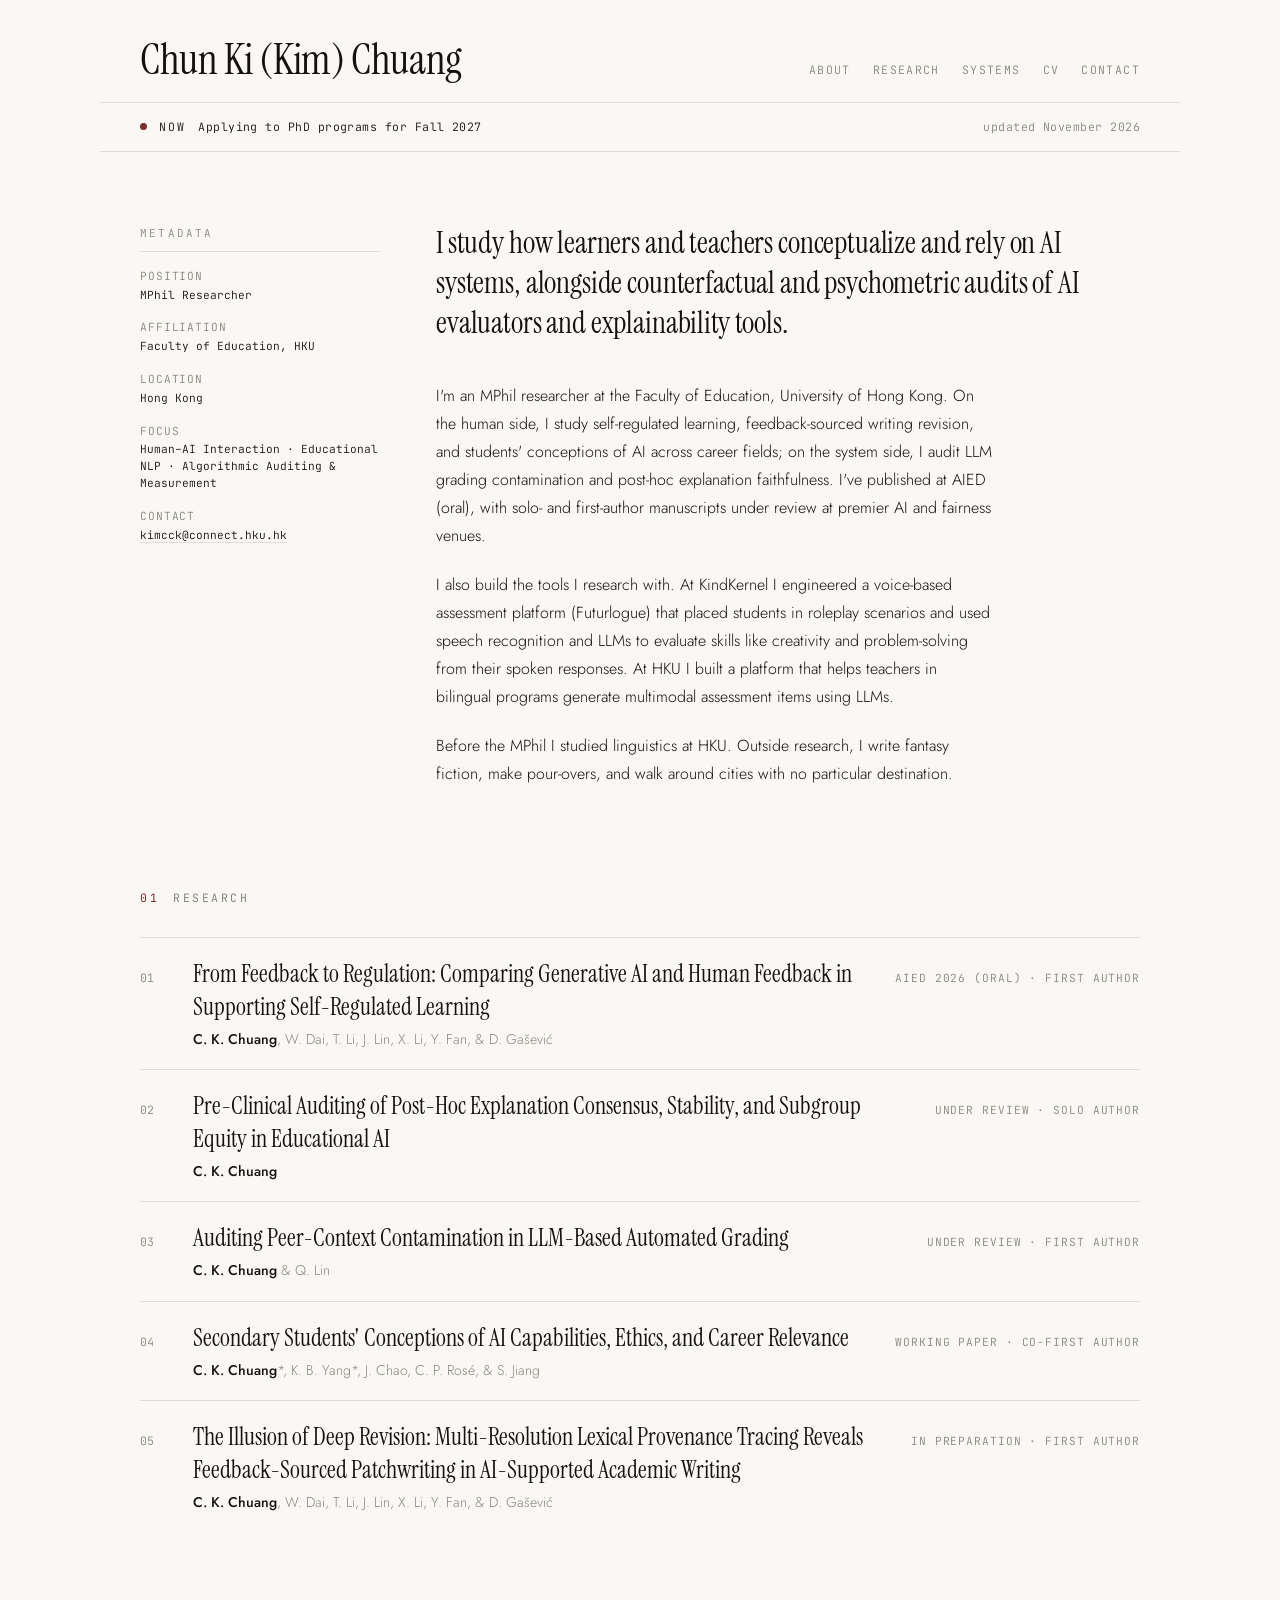
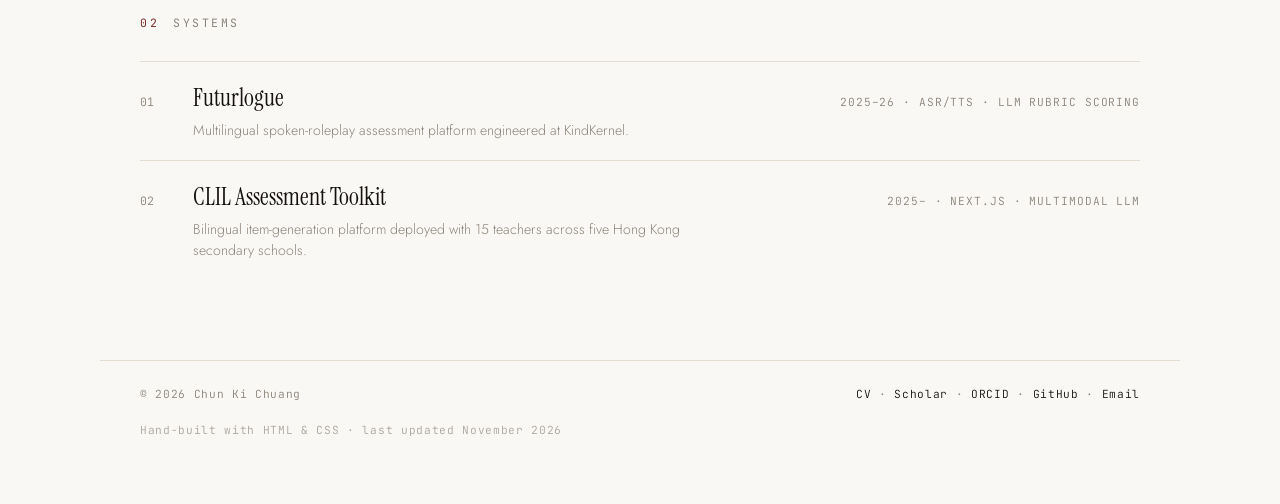
<file: index.html>
<!DOCTYPE html>
<html lang="en">
<head>
<meta charset="UTF-8" />
<meta name="viewport" content="width=device-width, initial-scale=1" />
<title>Chun Ki (Kim) Chuang — AI in Education</title>
<meta name="description" content="MPhil researcher at HKU studying how learners and teachers conceptualize and rely on AI systems, alongside counterfactual and psychometric audits of AI evaluators and explainability tools." />
<meta name="author" content="Chun Ki Chuang" />
<link rel="canonical" href="https://chunkichuang.github.io/" />
<link rel="preconnect" href="https://fonts.googleapis.com" />
<link rel="preconnect" href="https://fonts.gstatic.com" crossorigin />
<link href="https://fonts.googleapis.com/css2?family=Instrument+Serif:ital@0;1&family=Jost:wght@300;400;500&family=JetBrains+Mono:wght@400&display=swap" rel="stylesheet" />
<link rel="stylesheet" href="/style.css" />
<script type="application/ld+json">
{
  "@context": "https://schema.org",
  "@type": "Person",
  "name": "Chun Ki Chuang",
  "alternateName": ["Kim Chuang", "Chuang Chun Ki", "C.K. Chuang"],
  "url": "https://chunkichuang.github.io/",
  "affiliation": {"@type": "Organization", "name": "The University of Hong Kong"},
  "email": "kimcck@connect.hku.hk",
  "sameAs": [
    "https://scholar.google.com/citations?user=XaIp2eMAAAAJ&hl=en",
    "https://orcid.org/0009-0008-6621-2926",
    "https://github.com/chunkichuang"
  ]
}
</script>
</head>
<body>

<header class="masthead">
  <a class="masthead__name" href="/">Chun Ki (Kim) Chuang</a>
  <nav class="masthead__nav">
    <a href="#about">About</a>
    <a href="#research">Research</a>
    <a href="#systems">Systems</a>
    <a href="/cv.pdf">CV</a>
    <a href="#contact">Contact</a>
  </nav>
</header>

<div class="now">
  <span class="now__dot" aria-hidden="true"></span>
  <span class="now__label">Now</span>
  <span class="now__text">Applying to PhD programs for Fall 2027</span>
  <time class="now__date" datetime="2026-11">updated November 2026</time>
</div>

<main>

  <section id="about" class="intro">
    <aside class="rail">
      <p class="rail__lead">Metadata</p>
      <dl class="meta">
        <dt>Position</dt><dd>MPhil Researcher</dd>
        <dt>Affiliation</dt><dd>Faculty of Education, HKU</dd>
        <dt>Location</dt><dd>Hong Kong</dd>
        <dt>Focus</dt><dd>Human&ndash;AI Interaction &middot; Educational NLP &middot; Algorithmic Auditing &amp; Measurement</dd>
        <dt>Contact</dt><dd><a href="mailto:kimcck@connect.hku.hk">kimcck@connect.hku.hk</a></dd>
      </dl>
    </aside>

    <div class="intro__bio">
      <p class="intro__lead">I study how learners and teachers conceptualize and rely on AI systems, alongside counterfactual and psychometric audits of AI evaluators and explainability tools.</p>

      <p>I'm an MPhil researcher at the Faculty of Education, University of Hong Kong. On the human side, I study self-regulated learning, feedback-sourced writing revision, and students' conceptions of AI across career fields; on the system side, I audit LLM grading contamination and post-hoc explanation faithfulness. I've published at AIED (oral), with solo- and first-author manuscripts under review at premier AI and fairness venues.</p>

      <p>I also build the tools I research with. At KindKernel I engineered a voice-based assessment platform (Futurlogue) that placed students in roleplay scenarios and used speech recognition and LLMs to evaluate skills like creativity and problem-solving from their spoken responses. At HKU I built a platform that helps teachers in bilingual programs generate multimodal assessment items using LLMs.</p>

      <p>Before the MPhil I studied linguistics at HKU. Outside research, I write fantasy fiction, make pour-overs, and walk around cities with no particular destination.</p>
    </div>
  </section>

  <section id="research">
    <h2 class="section-label"><span class="section-num">01</span> Research</h2>
    <ol class="index">
      <li class="index__item">
        <span class="index__num">01</span>
        <div class="index__main">
          <a class="index__title" href="/publications/#aied-2026">From Feedback to Regulation: Comparing Generative AI and Human Feedback in Supporting Self-Regulated Learning</a>
          <p class="index__sub"><strong>C. K. Chuang</strong>, W. Dai, T. Li, J. Lin, X. Li, Y. Fan, &amp; D. Ga&scaron;evi&cacute;</p>
        </div>
        <span class="index__meta">AIED 2026 (Oral) &middot; first author</span>
      </li>
      <li class="index__item">
        <span class="index__num">02</span>
        <div class="index__main">
          <a class="index__title" href="/publications/#xai-audit">Pre-Clinical Auditing of Post-Hoc Explanation Consensus, Stability, and Subgroup Equity in Educational AI</a>
          <p class="index__sub"><strong>C. K. Chuang</strong></p>
        </div>
        <span class="index__meta">Under review &middot; solo author</span>
      </li>
      <li class="index__item">
        <span class="index__num">03</span>
        <div class="index__main">
          <a class="index__title" href="/publications/#peer-context">Auditing Peer-Context Contamination in LLM-Based Automated Grading</a>
          <p class="index__sub"><strong>C. K. Chuang</strong> &amp; Q. Lin</p>
        </div>
        <span class="index__meta">Under review &middot; first author</span>
      </li>
      <li class="index__item">
        <span class="index__num">04</span>
        <div class="index__main">
          <a class="index__title" href="/publications/#ai-career-conceptions">Secondary Students' Conceptions of AI Capabilities, Ethics, and Career Relevance</a>
          <p class="index__sub"><strong>C. K. Chuang</strong>*, K. B. Yang*, J. Chao, C. P. Ros&eacute;, &amp; S. Jiang</p>
        </div>
        <span class="index__meta">Working paper &middot; co-first author</span>
      </li>
      <li class="index__item">
        <span class="index__num">05</span>
        <div class="index__main">
          <a class="index__title" href="/publications/#lexical-provenance">The Illusion of Deep Revision: Multi-Resolution Lexical Provenance Tracing Reveals Feedback-Sourced Patchwriting in AI-Supported Academic Writing</a>
          <p class="index__sub"><strong>C. K. Chuang</strong>, W. Dai, T. Li, J. Lin, X. Li, Y. Fan, &amp; D. Ga&scaron;evi&cacute;</p>
        </div>
        <span class="index__meta">In preparation &middot; first author</span>
      </li>
    </ol>
  </section>

  <section id="systems">
    <h2 class="section-label"><span class="section-num">02</span> Systems</h2>
    <ol class="index">
      <li class="index__item">
        <span class="index__num">01</span>
        <div class="index__main">
          <a class="index__title" href="/projects/futurlogue/">Futurlogue</a>
          <p class="index__sub">Multilingual spoken-roleplay assessment platform engineered at KindKernel.</p>
        </div>
        <span class="index__meta">2025&ndash;26 &middot; ASR/TTS &middot; LLM Rubric Scoring</span>
      </li>
      <li class="index__item">
        <span class="index__num">02</span>
        <div class="index__main">
          <a class="index__title" href="/projects/multimodal-qg/">CLIL Assessment Toolkit</a>
          <p class="index__sub">Bilingual item-generation platform deployed with 15 teachers across five Hong Kong secondary schools.</p>
        </div>
        <span class="index__meta">2025&ndash; &middot; Next.js &middot; Multimodal LLM</span>
      </li>
    </ol>
  </section>

</main>

<footer id="contact" class="colophon">
  <p class="colophon__copy">&copy; 2026 Chun Ki Chuang</p>
  <nav class="colophon__links" aria-label="Profile links">
    <a href="/cv.pdf">CV</a> &middot;
    <a href="https://scholar.google.com/citations?user=XaIp2eMAAAAJ&amp;hl=en">Scholar</a> &middot;
    <a href="https://orcid.org/0009-0008-6621-2926">ORCID</a> &middot;
    <a href="https://github.com/chunkichuang">GitHub</a> &middot;
    <a href="mailto:kimcck@connect.hku.hk">Email</a>
  </nav>
  <p class="colophon__note">Hand-built with HTML &amp; CSS &middot; last updated November 2026</p>
</footer>

</body>
</html>
</file>
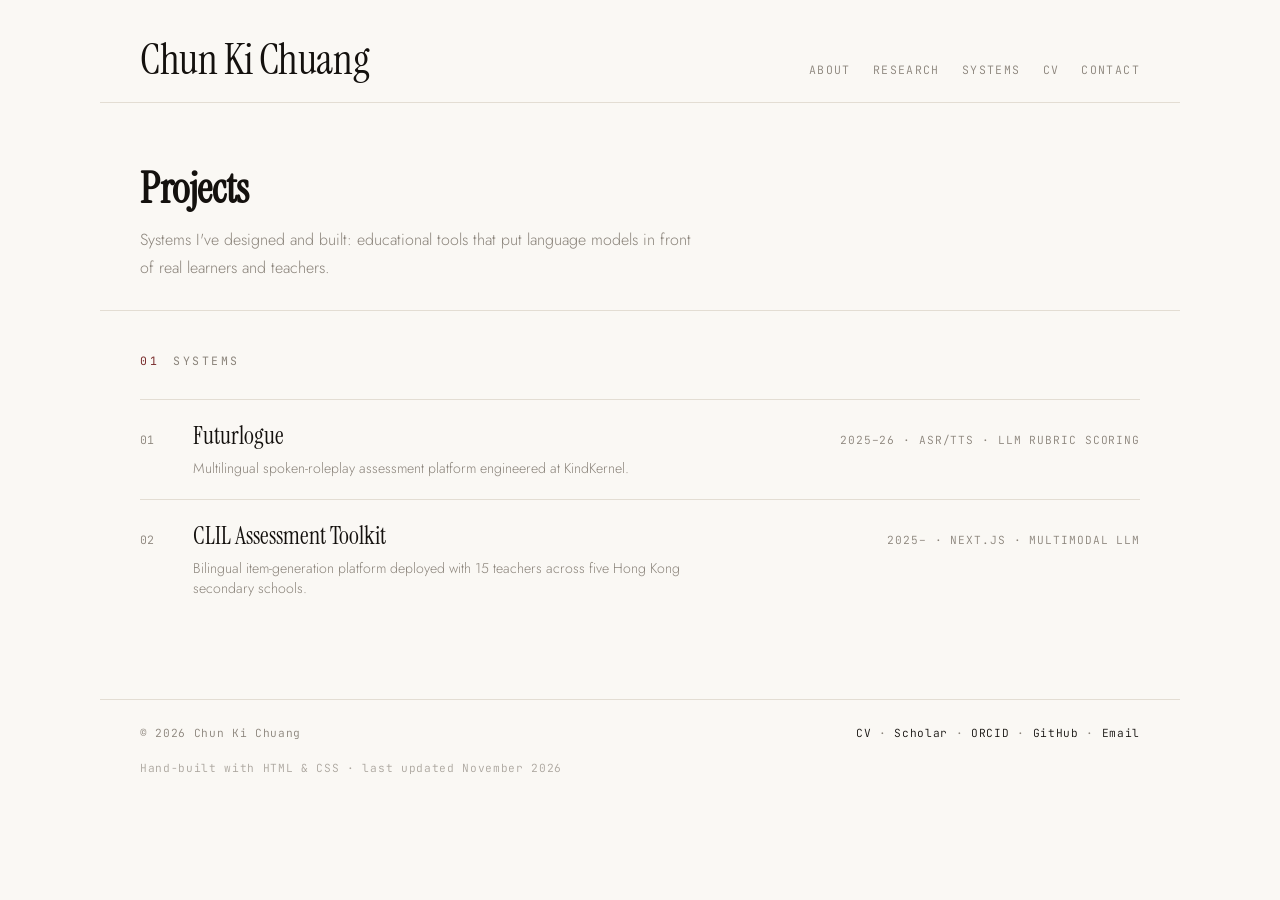
<file: projects/index.html>
<!DOCTYPE html>
<html lang="en">
<head>
<meta charset="UTF-8" />
<meta name="viewport" content="width=device-width, initial-scale=1" />
<title>Projects — Chun Ki Chuang</title>
<meta name="description" content="Systems built by Chun Ki Chuang: multilingual assessment platforms and LLM-based educational tools." />
<link rel="preconnect" href="https://fonts.googleapis.com" />
<link rel="preconnect" href="https://fonts.gstatic.com" crossorigin />
<link href="https://fonts.googleapis.com/css2?family=Instrument+Serif:ital@0;1&family=Jost:wght@300;400;500&family=JetBrains+Mono:wght@400&display=swap" rel="stylesheet" />
<link rel="stylesheet" href="/style.css" />
</head>
<body>

<header class="masthead">
  <a class="masthead__name" href="/">Chun Ki Chuang</a>
  <nav class="masthead__nav">
    <a href="/#about">About</a>
    <a href="/publications/">Research</a>
    <a href="/projects/">Systems</a>
    <a href="/cv.pdf">CV</a>
    <a href="#contact">Contact</a>
  </nav>
</header>

<div class="page-head">
  <h1 class="page-head__title">Projects</h1>
  <p class="page-head__sub">Systems I've designed and built: educational tools that put language models in front of real learners and teachers.</p>
</div>

<main>

  <section>
    <h2 class="section-label"><span class="section-num">01</span> Systems</h2>
    <ol class="index">
      <li class="index__item">
        <span class="index__num">01</span>
        <div class="index__main">
          <a class="index__title" href="/projects/futurlogue/">Futurlogue</a>
          <p class="index__sub">Multilingual spoken-roleplay assessment platform engineered at KindKernel.</p>
        </div>
        <span class="index__meta">2025&ndash;26 &middot; ASR/TTS &middot; LLM Rubric Scoring</span>
      </li>
      <li class="index__item">
        <span class="index__num">02</span>
        <div class="index__main">
          <a class="index__title" href="/projects/multimodal-qg/">CLIL Assessment Toolkit</a>
          <p class="index__sub">Bilingual item-generation platform deployed with 15 teachers across five Hong Kong secondary schools.</p>
        </div>
        <span class="index__meta">2025&ndash; &middot; Next.js &middot; Multimodal LLM</span>
      </li>
    </ol>
  </section>

</main>

<footer id="contact" class="colophon">
  <p class="colophon__copy">&copy; 2026 Chun Ki Chuang</p>
  <nav class="colophon__links" aria-label="Profile links">
    <a href="/cv.pdf">CV</a> &middot;
    <a href="https://scholar.google.com/citations?user=XaIp2eMAAAAJ&amp;hl=en">Scholar</a> &middot;
    <a href="https://orcid.org/0009-0008-6621-2926">ORCID</a> &middot;
    <a href="https://github.com/chunkichuang">GitHub</a> &middot;
    <a href="mailto:kimcck@connect.hku.hk">Email</a>
  </nav>
  <p class="colophon__note">Hand-built with HTML &amp; CSS &middot; last updated November 2026</p>
</footer>

</body>
</html>
</file>
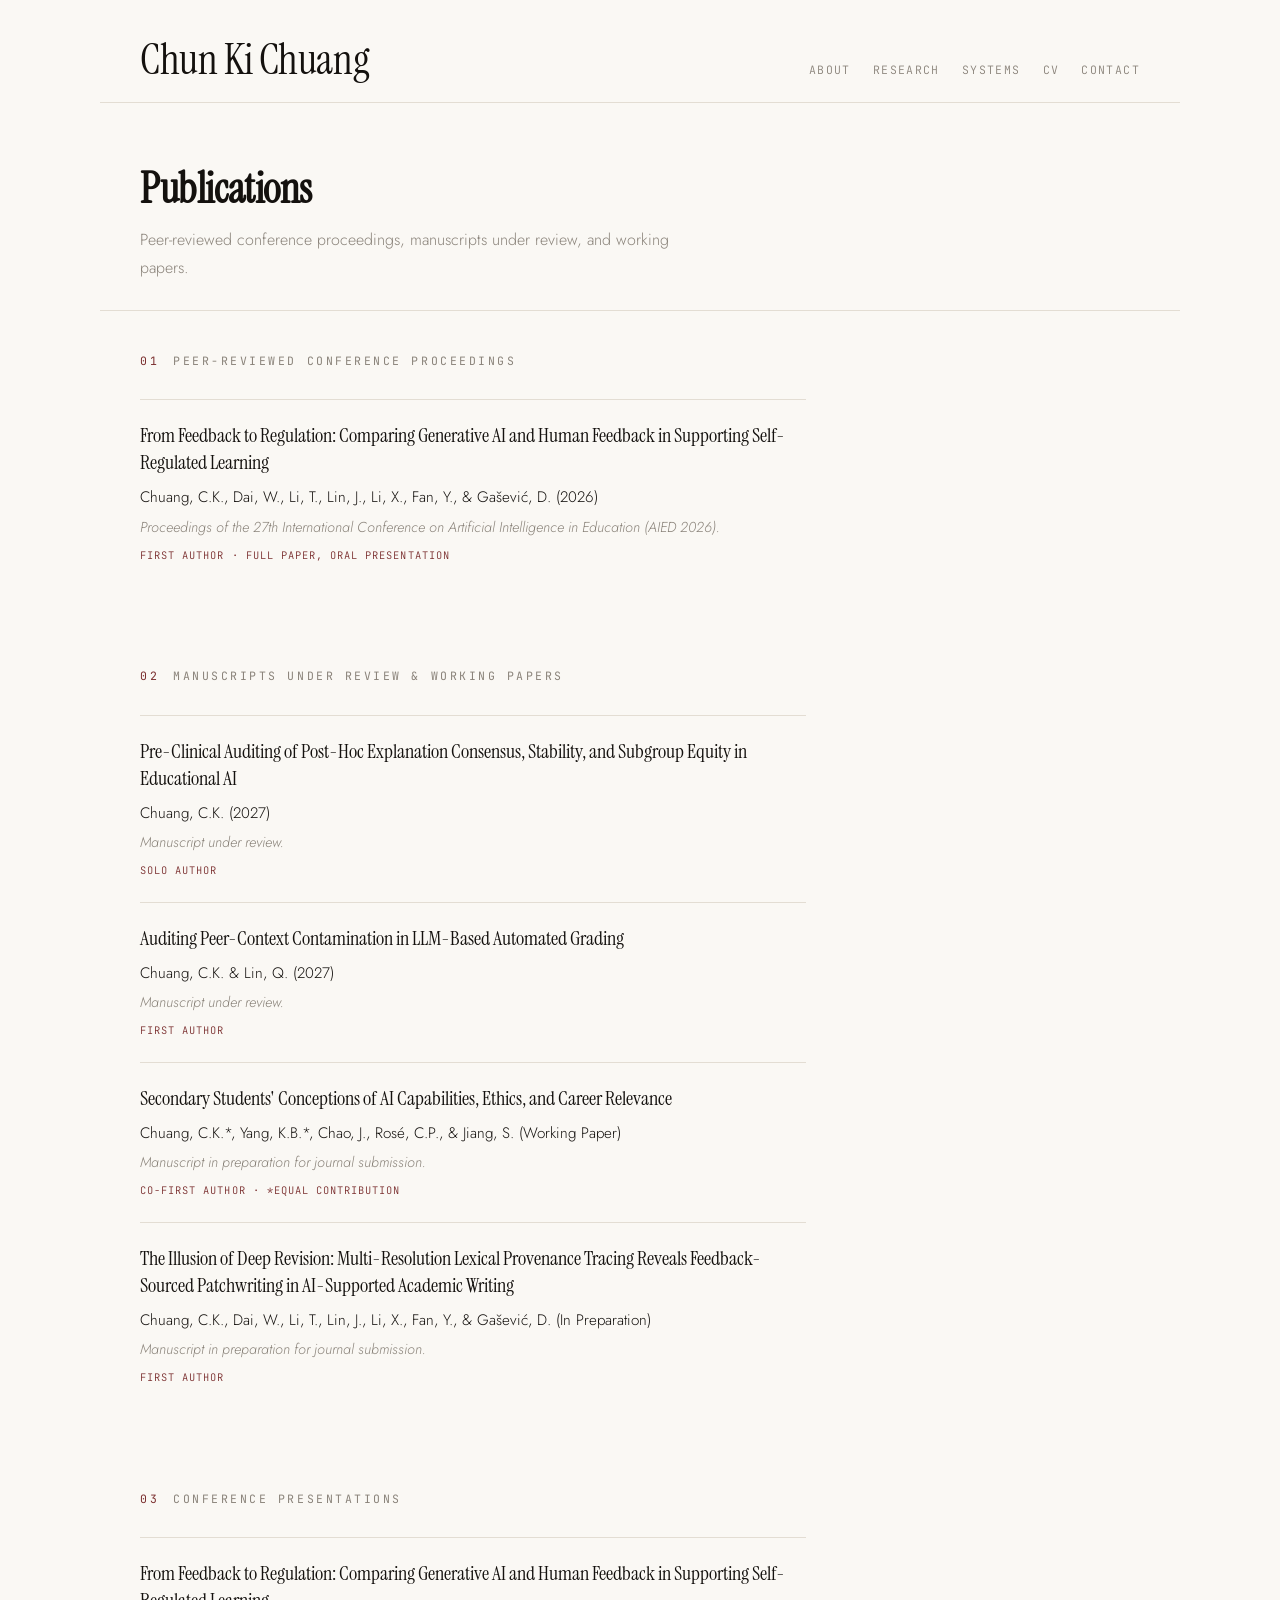
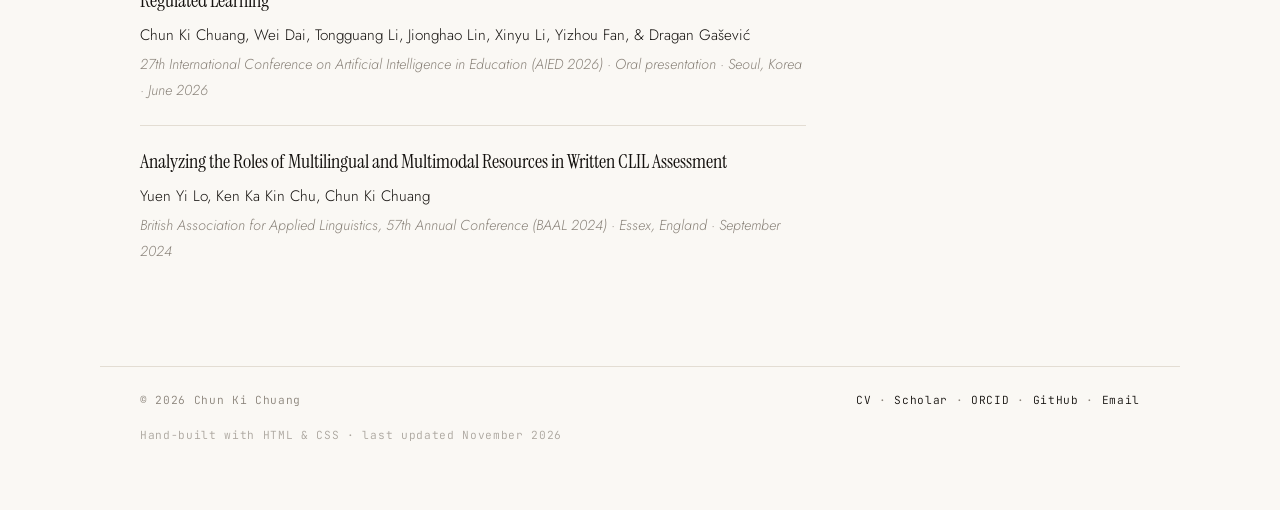
<file: publications/index.html>
<!DOCTYPE html>
<html lang="en">
<head>
<meta charset="UTF-8" />
<meta name="viewport" content="width=device-width, initial-scale=1" />
<title>Publications — Chun Ki Chuang</title>
<meta name="description" content="Publications and conference presentations by Chun Ki Chuang." />
<link rel="preconnect" href="https://fonts.googleapis.com" />
<link rel="preconnect" href="https://fonts.gstatic.com" crossorigin />
<link href="https://fonts.googleapis.com/css2?family=Instrument+Serif:ital@0;1&family=Jost:wght@300;400;500&family=JetBrains+Mono:wght@400&display=swap" rel="stylesheet" />
<link rel="stylesheet" href="/style.css" />
</head>
<body>

<header class="masthead">
  <a class="masthead__name" href="/">Chun Ki Chuang</a>
  <nav class="masthead__nav">
    <a href="/#about">About</a>
    <a href="/publications/">Research</a>
    <a href="/projects/">Systems</a>
    <a href="/cv.pdf">CV</a>
    <a href="#contact">Contact</a>
  </nav>
</header>

<div class="page-head">
  <h1 class="page-head__title">Publications</h1>
  <p class="page-head__sub">Peer-reviewed conference proceedings, manuscripts under review, and working papers.</p>
</div>

<main>

  <section>
    <h2 class="section-label"><span class="section-num">01</span> Peer-reviewed conference proceedings</h2>
    <ul class="pubs__list">

      <li id="aied-2026">
        <p class="pubs__title">From Feedback to Regulation: Comparing Generative AI and Human Feedback in Supporting Self-Regulated Learning</p>
        <p class="pubs__authors">Chuang, C.K., Dai, W., Li, T., Lin, J., Li, X., Fan, Y., &amp; Ga&scaron;evi&cacute;, D. (2026)</p>
        <p class="pubs__venue">Proceedings of the 27th International Conference on Artificial Intelligence in Education (AIED 2026).</p>
        <p class="pubs__role">First author &middot; Full paper, oral presentation</p>
      </li>

    </ul>
  </section>

  <section>
    <h2 class="section-label"><span class="section-num">02</span> Manuscripts under review &amp; working papers</h2>
    <ul class="pubs__list">

      <li id="xai-audit">
        <p class="pubs__title">Pre-Clinical Auditing of Post-Hoc Explanation Consensus, Stability, and Subgroup Equity in Educational AI</p>
        <p class="pubs__authors">Chuang, C.K. (2027)</p>
        <p class="pubs__venue">Manuscript under review.</p>
        <p class="pubs__role">Solo author</p>
      </li>

      <li id="peer-context">
        <p class="pubs__title">Auditing Peer-Context Contamination in LLM-Based Automated Grading</p>
        <p class="pubs__authors">Chuang, C.K. &amp; Lin, Q. (2027)</p>
        <p class="pubs__venue">Manuscript under review.</p>
        <p class="pubs__role">First author</p>
      </li>

      <li id="ai-career-conceptions">
        <p class="pubs__title">Secondary Students' Conceptions of AI Capabilities, Ethics, and Career Relevance</p>
        <p class="pubs__authors">Chuang, C.K.*, Yang, K.B.*, Chao, J., Ros&eacute;, C.P., &amp; Jiang, S. (Working Paper)</p>
        <p class="pubs__venue">Manuscript in preparation for journal submission.</p>
        <p class="pubs__role">Co-first author &middot; *equal contribution</p>
      </li>

      <li id="lexical-provenance">
        <p class="pubs__title">The Illusion of Deep Revision: Multi-Resolution Lexical Provenance Tracing Reveals Feedback-Sourced Patchwriting in AI-Supported Academic Writing</p>
        <p class="pubs__authors">Chuang, C.K., Dai, W., Li, T., Lin, J., Li, X., Fan, Y., &amp; Ga&scaron;evi&cacute;, D. (In Preparation)</p>
        <p class="pubs__venue">Manuscript in preparation for journal submission.</p>
        <p class="pubs__role">First author</p>
      </li>

    </ul>
  </section>

  <section>
    <h2 class="section-label"><span class="section-num">03</span> Conference presentations</h2>
    <ul class="pubs__list">

      <li>
        <p class="pubs__title">From Feedback to Regulation: Comparing Generative AI and Human Feedback in Supporting Self-Regulated Learning</p>
        <p class="pubs__authors">Chun Ki Chuang, Wei Dai, Tongguang Li, Jionghao Lin, Xinyu Li, Yizhou Fan, &amp; Dragan Ga&scaron;evi&cacute;</p>
        <p class="pubs__venue">27th International Conference on Artificial Intelligence in Education (AIED 2026) &middot; Oral presentation &middot; Seoul, Korea &middot; June 2026</p>
      </li>

      <li>
        <p class="pubs__title">Analyzing the Roles of Multilingual and Multimodal Resources in Written CLIL Assessment</p>
        <p class="pubs__authors">Yuen Yi Lo, Ken Ka Kin Chu, Chun Ki Chuang</p>
        <p class="pubs__venue">British Association for Applied Linguistics, 57th Annual Conference (BAAL 2024) &middot; Essex, England &middot; September 2024</p>
      </li>

    </ul>
  </section>

</main>

<footer id="contact" class="colophon">
  <p class="colophon__copy">&copy; 2026 Chun Ki Chuang</p>
  <nav class="colophon__links" aria-label="Profile links">
    <a href="/cv.pdf">CV</a> &middot;
    <a href="https://scholar.google.com/citations?user=XaIp2eMAAAAJ&amp;hl=en">Scholar</a> &middot;
    <a href="https://orcid.org/0009-0008-6621-2926">ORCID</a> &middot;
    <a href="https://github.com/chunkichuang">GitHub</a> &middot;
    <a href="mailto:kimcck@connect.hku.hk">Email</a>
  </nav>
  <p class="colophon__note">Hand-built with HTML &amp; CSS &middot; last updated November 2026</p>
</footer>

</body>
</html>
</file>
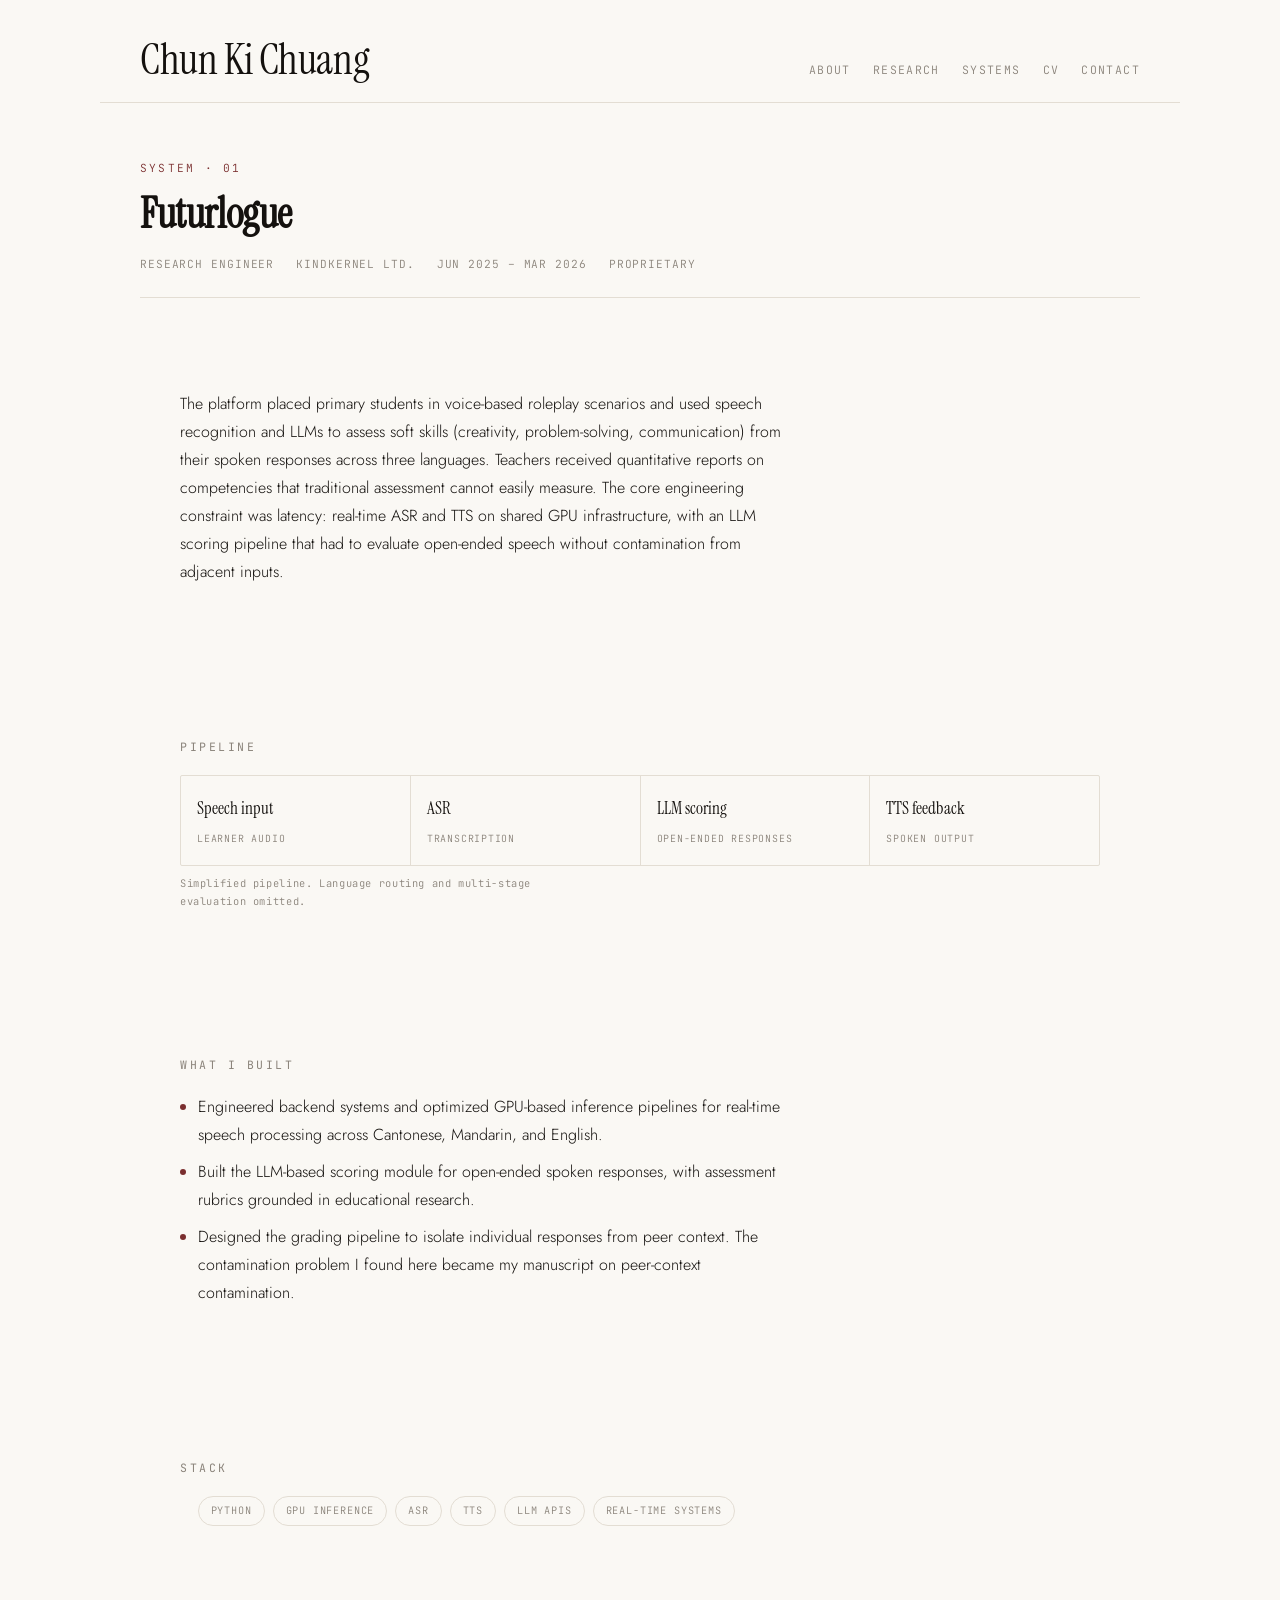
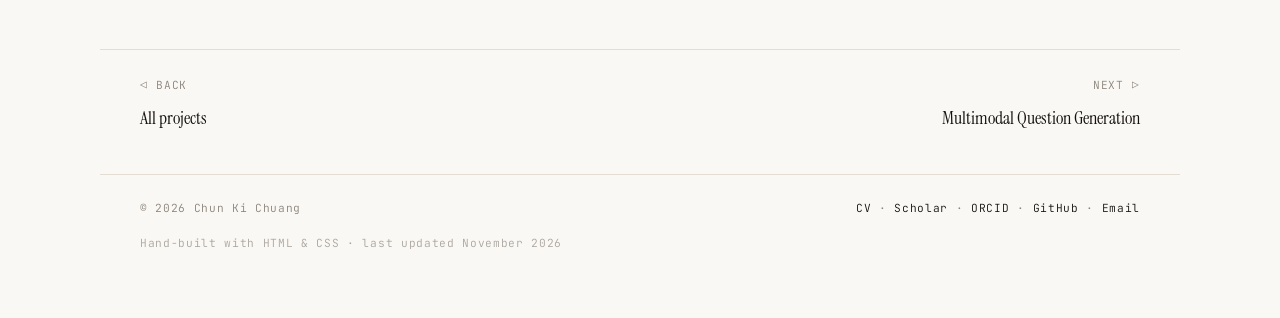
<file: projects/futurlogue/index.html>
<!DOCTYPE html>
<html lang="en">
<head>
<meta charset="UTF-8" />
<meta name="viewport" content="width=device-width, initial-scale=1" />
<title>Multilingual Real-Time Assessment Platform — Chun Ki Chuang</title>
<meta name="description" content="Case study: real-time multilingual speech assessment platform with ASR, LLM scoring, and TTS feedback." />
<link rel="preconnect" href="https://fonts.googleapis.com" />
<link rel="preconnect" href="https://fonts.gstatic.com" crossorigin />
<link href="https://fonts.googleapis.com/css2?family=Instrument+Serif:ital@0;1&family=Jost:wght@300;400;500&family=JetBrains+Mono:wght@400&display=swap" rel="stylesheet" />
<link rel="stylesheet" href="/style.css" />
</head>
<body>

<header class="masthead">
  <a class="masthead__name" href="/">Chun Ki Chuang</a>
  <nav class="masthead__nav">
    <a href="/#about">About</a>
    <a href="/publications/">Research</a>
    <a href="/projects/">Systems</a>
    <a href="/cv.pdf">CV</a>
    <a href="#contact">Contact</a>
  </nav>
</header>

<main class="case">

  <p class="case__eyebrow">System &middot; 01</p>
  <h1 class="case__title">Futurlogue</h1>
  <div class="case__byline">
    <span>Research Engineer</span>
    <span>KindKernel Ltd.</span>
    <span>Jun 2025 – Mar 2026</span>
    <span>Proprietary</span>
  </div>

  <section class="case__block">
    <p>The platform placed primary students in voice-based roleplay scenarios and used speech recognition and LLMs to assess soft skills (creativity, problem-solving, communication) from their spoken responses across three languages. Teachers received quantitative reports on competencies that traditional assessment cannot easily measure. The core engineering constraint was latency: real-time ASR and TTS on shared GPU infrastructure, with an LLM scoring pipeline that had to evaluate open-ended speech without contamination from adjacent inputs.</p>
  </section>

  <section class="case__block">
    <h2 class="case__h">Pipeline</h2>
    <div class="pipeline">
      <div class="pipeline__step"><b>Speech input</b><small>learner audio</small></div>
      <div class="pipeline__step"><b>ASR</b><small>transcription</small></div>
      <div class="pipeline__step"><b>LLM scoring</b><small>open-ended responses</small></div>
      <div class="pipeline__step"><b>TTS feedback</b><small>spoken output</small></div>
    </div>
    <p class="pipeline__cap">Simplified pipeline. Language routing and multi-stage evaluation omitted.</p>
  </section>

  <section class="case__block">
    <h2 class="case__h">What I built</h2>
    <ul>
      <li>Engineered backend systems and optimized GPU-based inference pipelines for real-time speech processing across Cantonese, Mandarin, and English.</li>
      <li>Built the LLM-based scoring module for open-ended spoken responses, with assessment rubrics grounded in educational research.</li>
      <li>Designed the grading pipeline to isolate individual responses from peer context. The contamination problem I found here became my <a href="/publications/#peer-context">manuscript on peer-context contamination</a>.</li>
    </ul>
  </section>

  <section class="case__block">
    <h2 class="case__h">Stack</h2>
    <ul class="stack">
      <li>Python</li>
      <li>GPU inference</li>
      <li>ASR</li>
      <li>TTS</li>
      <li>LLM APIs</li>
      <li>Real-time systems</li>
    </ul>
  </section>

</main>

<nav class="pagenav">
  <a class="prev" href="/projects/">&#9665; Back<b>All projects</b></a>
  <a class="next" href="/projects/multimodal-qg/">Next &#9655;<b>Multimodal Question Generation</b></a>
</nav>

<footer id="contact" class="colophon">
  <p class="colophon__copy">&copy; 2026 Chun Ki Chuang</p>
  <nav class="colophon__links" aria-label="Profile links">
    <a href="/cv.pdf">CV</a> &middot;
    <a href="https://scholar.google.com/citations?user=XaIp2eMAAAAJ&amp;hl=en">Scholar</a> &middot;
    <a href="https://orcid.org/0009-0008-6621-2926">ORCID</a> &middot;
    <a href="https://github.com/chunkichuang">GitHub</a> &middot;
    <a href="mailto:kimcck@connect.hku.hk">Email</a>
  </nav>
  <p class="colophon__note">Hand-built with HTML &amp; CSS &middot; last updated November 2026</p>
</footer>

</body>
</html>
</file>
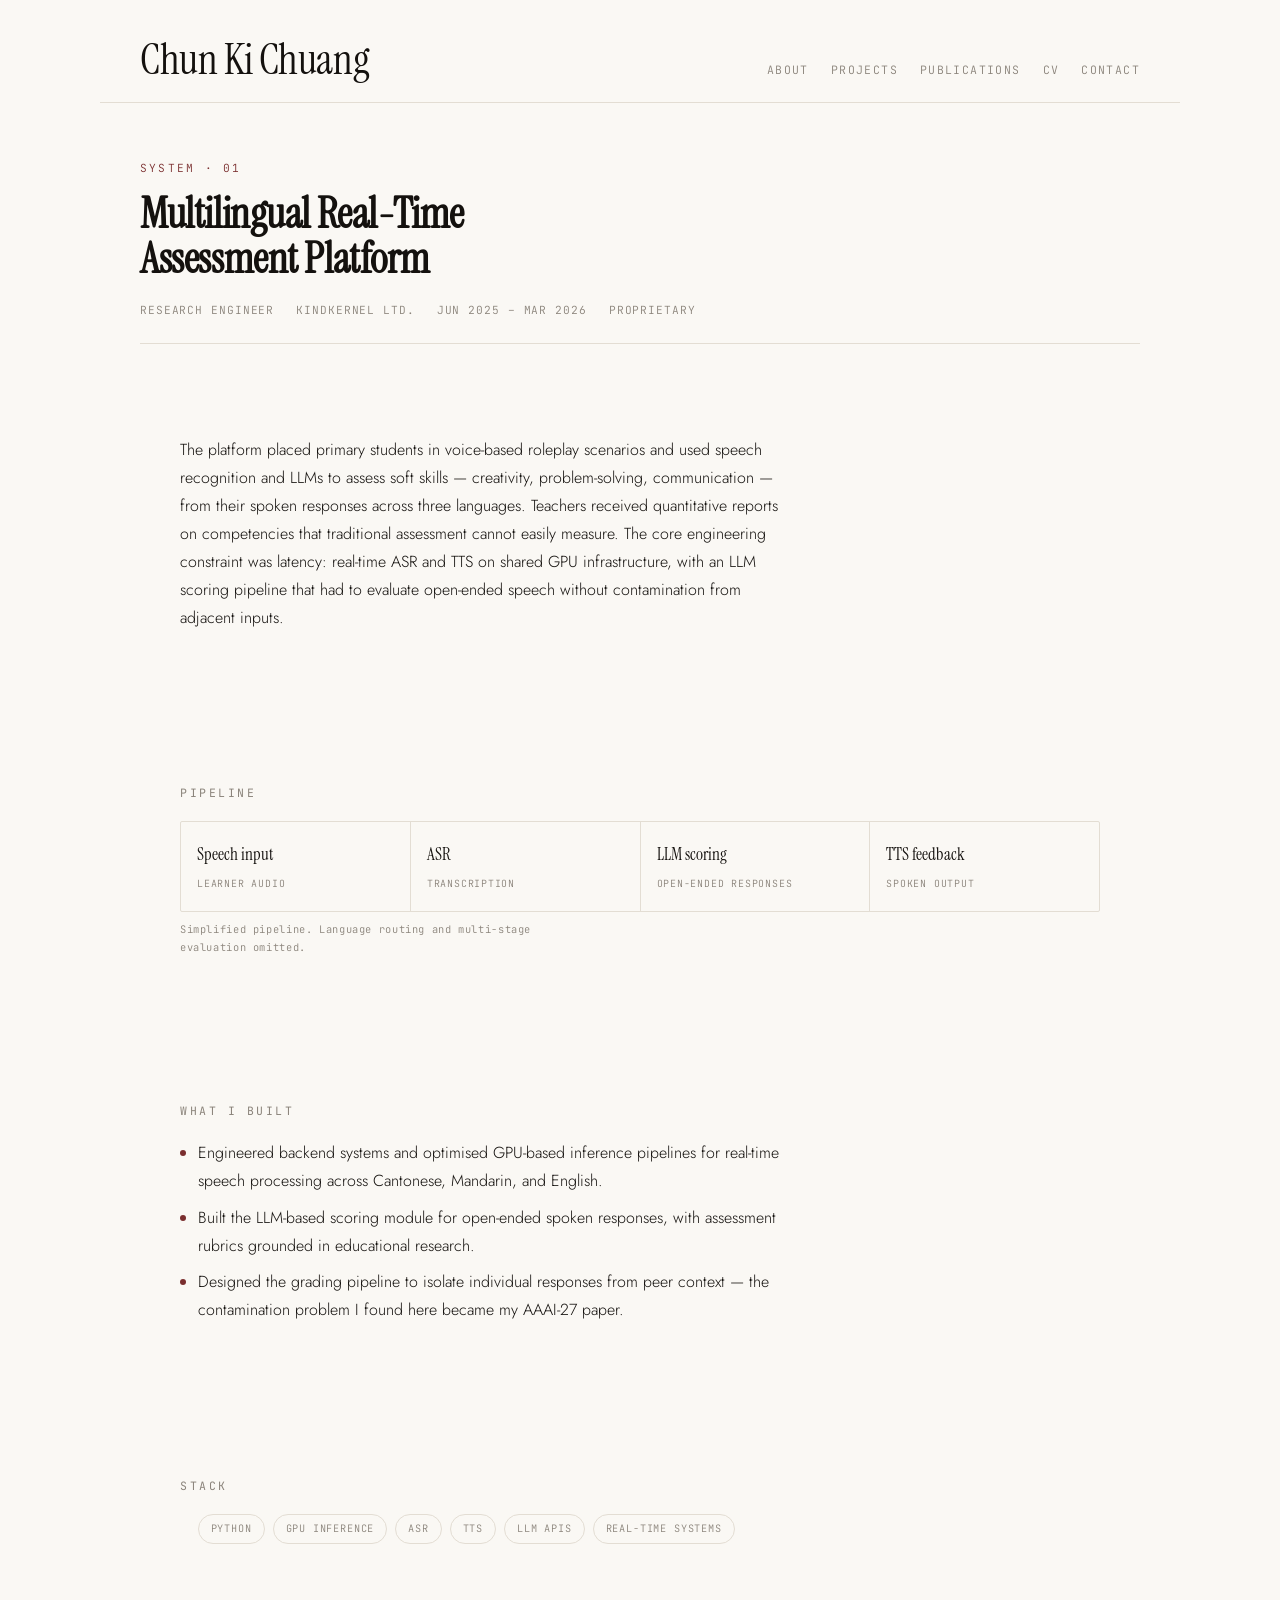
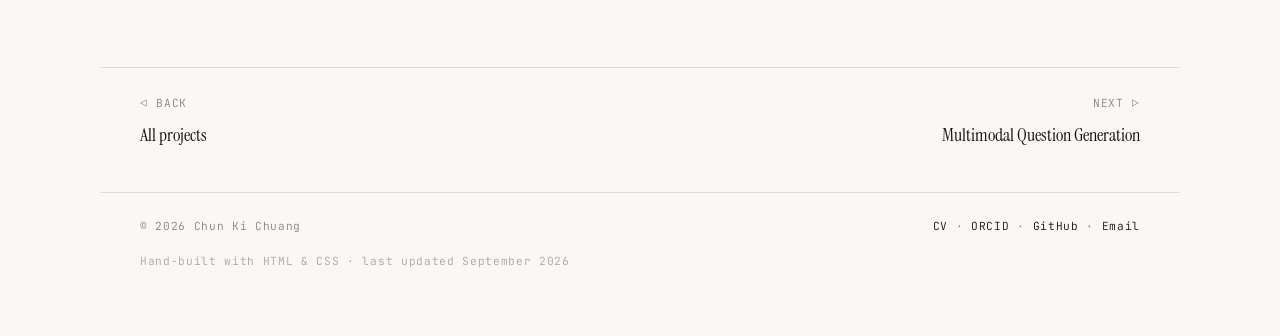
<file: projects/kindkernel/index.html>
<!DOCTYPE html>
<html lang="en">
<head>
<meta charset="UTF-8" />
<meta name="viewport" content="width=device-width, initial-scale=1" />
<title>Multilingual Real-Time Assessment Platform — Chun Ki Chuang</title>
<meta name="description" content="Case study: real-time multilingual speech assessment platform with ASR, LLM scoring, and TTS feedback." />
<link rel="preconnect" href="https://fonts.googleapis.com" />
<link rel="preconnect" href="https://fonts.gstatic.com" crossorigin />
<link href="https://fonts.googleapis.com/css2?family=Instrument+Serif:ital@0;1&family=Jost:wght@300;400;500&family=JetBrains+Mono:wght@400&display=swap" rel="stylesheet" />
<link rel="stylesheet" href="/style.css" />
</head>
<body>

<header class="masthead">
  <a class="masthead__name" href="/">Chun Ki Chuang</a>
  <nav class="masthead__nav">
    <a href="/#about">About</a>
    <a href="/projects/">Projects</a>
    <a href="/publications/">Publications</a>
    <a href="/cv.pdf">CV</a>
    <a href="mailto:kimcck@connect.hku.hk">Contact</a>
  </nav>
</header>

<main class="case">

  <p class="case__eyebrow">System &middot; 01</p>
  <h1 class="case__title">Multilingual Real-Time Assessment Platform</h1>
  <div class="case__byline">
    <span>Research Engineer</span>
    <span>KindKernel Ltd.</span>
    <span>Jun 2025 – Mar 2026</span>
    <span>Proprietary</span>
  </div>

  <section class="case__block">
    <p>The platform placed primary students in voice-based roleplay scenarios and used speech recognition and LLMs to assess soft skills &mdash; creativity, problem-solving, communication &mdash; from their spoken responses across three languages. Teachers received quantitative reports on competencies that traditional assessment cannot easily measure. The core engineering constraint was latency: real-time ASR and TTS on shared GPU infrastructure, with an LLM scoring pipeline that had to evaluate open-ended speech without contamination from adjacent inputs.</p>
  </section>

  <section class="case__block">
    <h2 class="case__h">Pipeline</h2>
    <div class="pipeline">
      <div class="pipeline__step"><b>Speech input</b><small>learner audio</small></div>
      <div class="pipeline__step"><b>ASR</b><small>transcription</small></div>
      <div class="pipeline__step"><b>LLM scoring</b><small>open-ended responses</small></div>
      <div class="pipeline__step"><b>TTS feedback</b><small>spoken output</small></div>
    </div>
    <p class="pipeline__cap">Simplified pipeline. Language routing and multi-stage evaluation omitted.</p>
  </section>

  <section class="case__block">
    <h2 class="case__h">What I built</h2>
    <ul>
      <li>Engineered backend systems and optimised GPU-based inference pipelines for real-time speech processing across Cantonese, Mandarin, and English.</li>
      <li>Built the LLM-based scoring module for open-ended spoken responses, with assessment rubrics grounded in educational research.</li>
      <li>Designed the grading pipeline to isolate individual responses from peer context &mdash; the contamination problem I found here became my <a href="/publications/#aaai">AAAI-27 paper</a>.</li>
    </ul>
  </section>

  <section class="case__block">
    <h2 class="case__h">Stack</h2>
    <ul class="stack">
      <li>Python</li>
      <li>GPU inference</li>
      <li>ASR</li>
      <li>TTS</li>
      <li>LLM APIs</li>
      <li>Real-time systems</li>
    </ul>
  </section>

</main>

<nav class="pagenav">
  <a class="prev" href="/projects/">&#9665; Back<b>All projects</b></a>
  <a class="next" href="/projects/multimodal-qg/">Next &#9655;<b>Multimodal Question Generation</b></a>
</nav>

<footer class="colophon">
  <span>&copy; 2026 Chun Ki Chuang</span>
  <span class="colophon__links">
    <a href="/cv.pdf">CV</a> &middot;
    <a href="https://orcid.org/0009-0008-6621-2926">ORCID</a> &middot;
    <a href="https://github.com/chunkichuang">GitHub</a> &middot;
    <a href="mailto:kimcck@connect.hku.hk">Email</a>
  </span>
  <span class="colophon__note">Hand-built with HTML &amp; CSS &middot; last updated September 2026</span>
</footer>

</body>
</html>
</file>
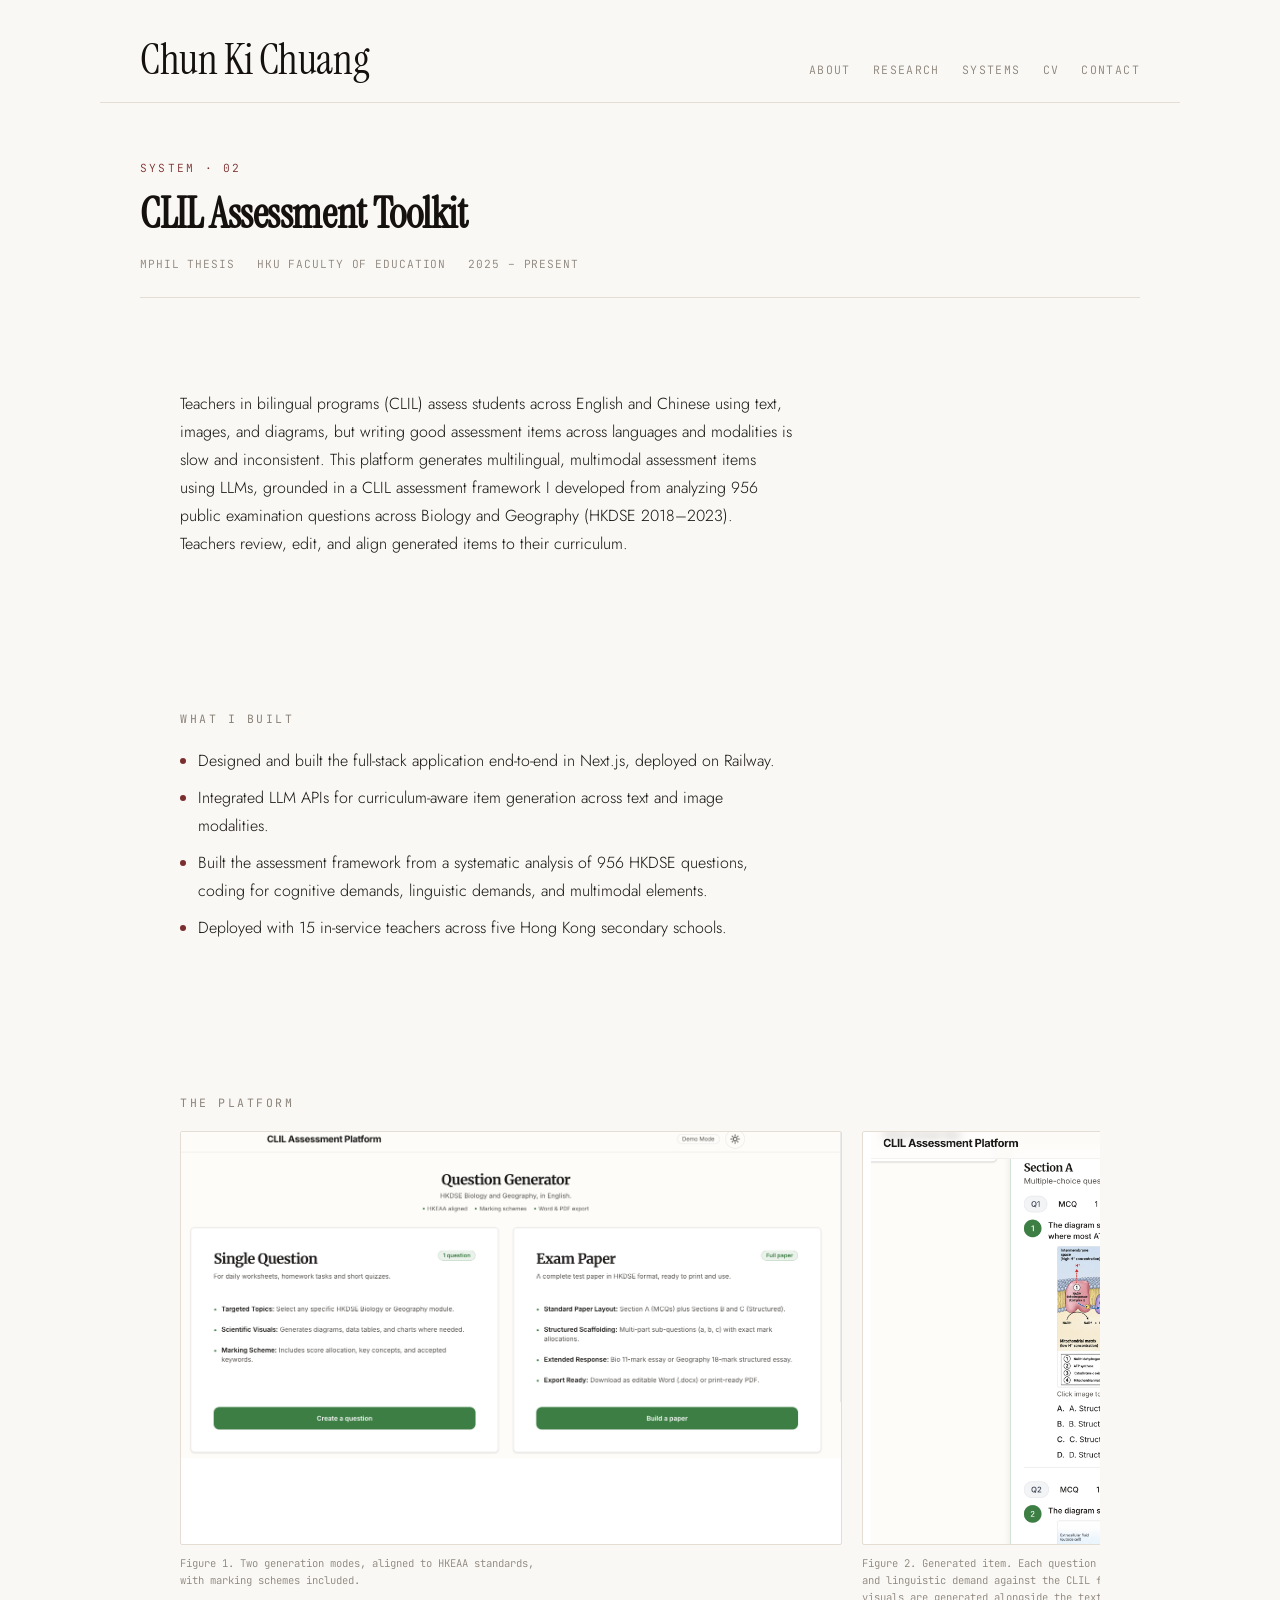
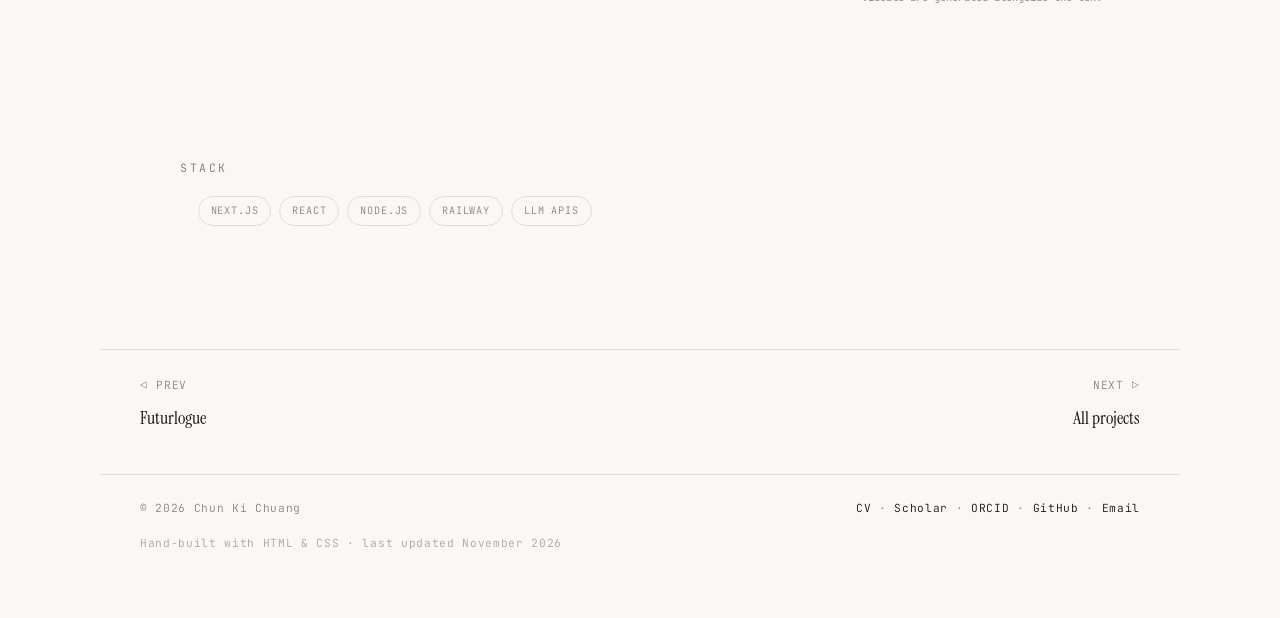
<file: projects/multimodal-qg/index.html>
<!DOCTYPE html>
<html lang="en">
<head>
<meta charset="UTF-8" />
<meta name="viewport" content="width=device-width, initial-scale=1" />
<title>CLIL Assessment Toolkit — Chun Ki Chuang</title>
<meta name="description" content="Case study: a multimodal LLM platform for generating assessment items in bilingual education." />
<link rel="preconnect" href="https://fonts.googleapis.com" />
<link rel="preconnect" href="https://fonts.gstatic.com" crossorigin />
<link href="https://fonts.googleapis.com/css2?family=Instrument+Serif:ital@0;1&family=Jost:wght@300;400;500&family=JetBrains+Mono:wght@400&display=swap" rel="stylesheet" />
<link rel="stylesheet" href="/style.css" />
</head>
<body>

<header class="masthead">
  <a class="masthead__name" href="/">Chun Ki Chuang</a>
  <nav class="masthead__nav">
    <a href="/#about">About</a>
    <a href="/publications/">Research</a>
    <a href="/projects/">Systems</a>
    <a href="/cv.pdf">CV</a>
    <a href="#contact">Contact</a>
  </nav>
</header>

<main class="case">

  <p class="case__eyebrow">System &middot; 02</p>
  <h1 class="case__title">CLIL Assessment Toolkit</h1>
  <div class="case__byline">
    <span>MPhil Thesis</span>
    <span>HKU Faculty of Education</span>
    <span>2025 – present</span>
  </div>

  <section class="case__block">
    <p>Teachers in bilingual programs (CLIL) assess students across English and Chinese using text, images, and diagrams, but writing good assessment items across languages and modalities is slow and inconsistent. This platform generates multilingual, multimodal assessment items using LLMs, grounded in a CLIL assessment framework I developed from analyzing 956 public examination questions across Biology and Geography (HKDSE 2018&ndash;2023). Teachers review, edit, and align generated items to their curriculum.</p>
  </section>

  <section class="case__block">
    <h2 class="case__h">What I built</h2>
    <ul>
      <li>Designed and built the full-stack application end-to-end in Next.js, deployed on Railway.</li>
      <li>Integrated LLM APIs for curriculum-aware item generation across text and image modalities.</li>
      <li>Built the assessment framework from a systematic analysis of 956 HKDSE questions, coding for cognitive demands, linguistic demands, and multimodal elements.</li>
      <li>Deployed with 15 in-service teachers across five Hong Kong secondary schools.</li>
    </ul>
  </section>

  <section class="case__block">
    <h2 class="case__h">The platform</h2>
    <div class="shots">

      <figure class="shot">
        <a href="/assets/qg-01.png" target="_blank" rel="noopener">
          <img src="/assets/qg-01.png" alt="Generator landing page showing two generation modes and marking scheme options" />
        </a>
        <figcaption class="shot__cap">Figure 1. Two generation modes, aligned to HKEAA standards, with marking schemes included.</figcaption>
      </figure>

      <figure class="shot">
        <a href="/assets/qg-02.png" target="_blank" rel="noopener">
          <img src="/assets/qg-02.png" alt="Generated exam item with a scientific diagram and cognitive and linguistic demand tags" />
        </a>
        <figcaption class="shot__cap">Figure 2. Generated item. Each question is tagged by cognitive and linguistic demand against the CLIL framework; scientific visuals are generated alongside the text.</figcaption>
      </figure>

      <figure class="shot">
        <a href="/assets/qg-03.png" target="_blank" rel="noopener">
          <img src="/assets/qg-03.png" alt="Marking scheme with key concepts, accepted alternatives, with generated multimodal element" />
        </a>
        <figcaption class="shot__cap">Figure 3. Marking scheme with key concepts and accepted alternative answers. Export as Word, PDF, or structured JSON.</figcaption>
      </figure>

    </div>
  </section>

  <section class="case__block">
    <h2 class="case__h">Stack</h2>
    <ul class="stack">
      <li>Next.js</li>
      <li>React</li>
      <li>Node.js</li>
      <li>Railway</li>
      <li>LLM APIs</li>
    </ul>
  </section>

</main>

<nav class="pagenav">
  <a class="prev" href="/projects/futurlogue/">&#9665; Prev<b>Futurlogue</b></a>
  <a class="next" href="/projects/">Next &#9655;<b>All projects</b></a>
</nav>

<footer id="contact" class="colophon">
  <p class="colophon__copy">&copy; 2026 Chun Ki Chuang</p>
  <nav class="colophon__links" aria-label="Profile links">
    <a href="/cv.pdf">CV</a> &middot;
    <a href="https://scholar.google.com/citations?user=XaIp2eMAAAAJ&amp;hl=en">Scholar</a> &middot;
    <a href="https://orcid.org/0009-0008-6621-2926">ORCID</a> &middot;
    <a href="https://github.com/chunkichuang">GitHub</a> &middot;
    <a href="mailto:kimcck@connect.hku.hk">Email</a>
  </nav>
  <p class="colophon__note">Hand-built with HTML &amp; CSS &middot; last updated November 2026</p>
</footer>

</body>
</html>
</file>
<file: style.css>
/* ============================================
   Chun Ki Chuang — stylesheet
   ============================================ */

:root{
  --paper:#faf8f4;
  --ink:#14110e;
  --muted:#8a837a;
  --rule:#e3ddd3;
  --accent:#7a2e2e;
  --col:1080px;
  --gap:56px;
}

*{box-sizing:border-box}

body{
  margin:0;
  background:var(--paper);
  color:var(--ink);
  font-family:"Jost",system-ui,sans-serif;
  font-weight:300;
  line-height:1.75;
  -webkit-font-smoothing:antialiased;
}

a{color:var(--ink);text-decoration:none}
strong{font-weight:500}

/* ---------- masthead ---------- */
.masthead{
  max-width:var(--col);
  margin:0 auto;
  padding:40px 40px 20px;
  display:flex;
  align-items:baseline;
  justify-content:space-between;
  gap:24px;
  flex-wrap:wrap;
  border-bottom:1px solid var(--rule);
}
.masthead__name{
  font-family:"Instrument Serif",serif;
  font-size:2.6rem;
  line-height:1;
  letter-spacing:-.01em;
}
.masthead__nav{
  display:flex;
  gap:22px;
  font-family:"JetBrains Mono",monospace;
  font-size:.72rem;
  text-transform:uppercase;
  letter-spacing:.12em;
}
.masthead__nav a{color:var(--muted);transition:color .18s}
.masthead__nav a:hover{color:var(--accent)}

/* ---------- now band ---------- */
.now{
  max-width:var(--col);
  margin:0 auto;
  padding:14px 40px;
  display:flex;
  align-items:baseline;
  gap:12px;
  flex-wrap:wrap;
  font-family:"JetBrains Mono",monospace;
  font-size:.72rem;
  letter-spacing:.04em;
  color:var(--muted);
  border-bottom:1px solid var(--rule);
}
.now__dot{
  width:7px;height:7px;
  border-radius:50%;
  background:var(--accent);
  align-self:center;
  flex:none;
}
.now__label{
  text-transform:uppercase;
  letter-spacing:.18em;
  color:var(--ink);
}
.now__text{color:var(--ink)}
.now__date{margin-left:auto}

/* ---------- homepage intro ---------- */
.intro{
  max-width:var(--col);
  margin:0 auto;
  padding:72px 40px 40px;
  display:grid;
  grid-template-columns:240px 1fr;
  gap:var(--gap);
}
.rail__lead{
  margin:0 0 6px;
  font-family:"JetBrains Mono",monospace;
  font-size:.68rem;
  text-transform:uppercase;
  letter-spacing:.2em;
  color:var(--muted);
  border-bottom:1px solid var(--rule);
  padding-bottom:8px;
}
.meta{
  margin:0;
  font-family:"JetBrains Mono",monospace;
  font-size:.7rem;
  text-transform:uppercase;
  letter-spacing:.08em;
  line-height:1.5;
  color:var(--muted);
}
.meta dt{margin-top:16px}
.meta dd{
  margin:2px 0 0;
  color:var(--ink);
  text-transform:none;
  letter-spacing:0;
}
.meta dd a{border-bottom:1px solid var(--rule)}
.meta dd a:hover{border-color:var(--accent);color:var(--accent)}

.intro__lead{
  font-family:"Instrument Serif",serif;
  font-size:1.85rem;
  line-height:1.35;
  letter-spacing:-.005em;
  margin:0 0 1.2em;
  max-width:34ch;
}
.intro__bio p{margin:0 0 1.3em;max-width:62ch}
.intro__bio a{border-bottom:1px solid var(--rule)}
.intro__bio a:hover{border-color:var(--accent);color:var(--accent)}

/* ---------- generic section ---------- */
section{max-width:var(--col);margin:0 auto;padding:40px}
.section-label{
  font-family:"JetBrains Mono",monospace;
  font-weight:400;
  font-size:.72rem;
  text-transform:uppercase;
  letter-spacing:.22em;
  color:var(--muted);
  margin:0 0 28px;
  display:flex;
  gap:14px;
  align-items:baseline;
}
.section-num{color:var(--accent)}

/* ---------- work index ---------- */
.index{list-style:none;margin:0;padding:0}
.index__item{
  display:flex;
  align-items:baseline;
  gap:24px;
  padding:20px 0;
  border-top:1px solid var(--rule);
}
.index__num{
  font-family:"JetBrains Mono",monospace;
  font-size:.72rem;
  color:var(--muted);
  min-width:2.5em;
}
.index__main{
  flex:1;
  min-width:0;
}
.index__title{
  font-family:"Instrument Serif",serif;
  font-size:1.5rem;
  line-height:1.3;
  transition:color .18s;
}
.index__item:hover .index__title{color:var(--accent)}
.index__sub{
  margin:5px 0 0;
  max-width:66ch;
  font-size:.88rem;
  line-height:1.45;
  color:var(--muted);
}
.index__sub strong{
  color:var(--ink);
  font-weight:500;
}
.index__meta{
  margin-left:auto;
  font-family:"JetBrains Mono",monospace;
  font-size:.7rem;
  text-transform:uppercase;
  letter-spacing:.08em;
  color:var(--muted);
  white-space:nowrap;
}

/* ---------- publications list ---------- */
.pubs__list{list-style:none;margin:0;padding:0}
.pubs__list li{
  padding:22px 0;
  border-top:1px solid var(--rule);
  max-width:74ch;
}
.pubs__title{
  font-family:"Instrument Serif",serif;
  font-size:1.25rem;
  line-height:1.35;
  margin:0 0 8px;
}
.pubs__authors{margin:0 0 4px;font-size:.95rem}
.pubs__venue{
  margin:0;
  font-size:.9rem;
  font-style:italic;
  color:var(--muted);
}
.pubs__role{
  margin:6px 0 0;
  font-family:"JetBrains Mono",monospace;
  font-size:.65rem;
  text-transform:uppercase;
  letter-spacing:.1em;
  color:var(--accent);
}

/* ---------- subpage header ---------- */
.page-head{
  max-width:var(--col);
  margin:0 auto;
  padding:64px 40px 28px;
  border-bottom:1px solid var(--rule);
}
.page-head__title{
  font-family:"Instrument Serif",serif;
  font-size:2.6rem;
  line-height:1.1;
  letter-spacing:-.01em;
  margin:0;
}
.page-head__sub{
  margin:14px 0 0;
  max-width:62ch;
  color:var(--muted);
}

/* ---------- case study ---------- */
.case{
  max-width:var(--col);
  margin:0 auto;
  padding:56px 40px 24px;
}
.case__eyebrow{
  font-family:"JetBrains Mono",monospace;
  font-size:.7rem;
  text-transform:uppercase;
  letter-spacing:.2em;
  color:var(--accent);
  margin:0 0 14px;
}
.case__title{
  font-family:"Instrument Serif",serif;
  font-size:2.6rem;
  line-height:1.1;
  letter-spacing:-.01em;
  margin:0 0 18px;
  max-width:22ch;
}
.case__byline{
  display:flex;
  flex-wrap:wrap;
  gap:8px 22px;
  font-family:"JetBrains Mono",monospace;
  font-size:.7rem;
  text-transform:uppercase;
  letter-spacing:.08em;
  color:var(--muted);
  padding-bottom:22px;
  border-bottom:1px solid var(--rule);
}
.case__byline span{white-space:nowrap}
.case__byline a{border-bottom:1px solid var(--rule)}
.case__byline a:hover{color:var(--accent);border-color:var(--accent)}

.case__block{margin-top:52px}
.case__h{
  font-family:"JetBrains Mono",monospace;
  font-weight:400;
  font-size:.72rem;
  text-transform:uppercase;
  letter-spacing:.22em;
  color:var(--muted);
  margin:0 0 18px;
}
.case p{max-width:68ch;margin:0 0 1.2em}
.case ul{max-width:68ch;padding-left:1.1em;margin:0 0 1.2em}
.case li{margin-bottom:.55em}
.case li::marker{color:var(--accent)}

/* pipeline diagram */
.pipeline{
  display:flex;
  align-items:stretch;
  flex-wrap:wrap;
  margin:0 0 8px;
  border:1px solid var(--rule);
  border-radius:2px;
  overflow:hidden;
}
.pipeline__step{
  flex:1 1 0;
  min-width:130px;
  padding:18px 16px;
  border-right:1px solid var(--rule);
  display:flex;
  flex-direction:column;
  gap:6px;
}
.pipeline__step:last-child{border-right:none}
.pipeline__step b{
  font-family:"Instrument Serif",serif;
  font-weight:400;
  font-size:1.05rem;
}
.pipeline__step small{
  font-family:"JetBrains Mono",monospace;
  font-size:.62rem;
  text-transform:uppercase;
  letter-spacing:.08em;
  color:var(--muted);
}
.pipeline__cap{
  font-family:"JetBrains Mono",monospace;
  font-size:.65rem;
  letter-spacing:.06em;
  color:var(--muted);
  margin:10px 0 0;
}

/* stack chips */
.stack{
  display:flex;
  flex-wrap:wrap;
  gap:8px;
  margin:0 0 8px;
  padding:0;
  list-style:none;
}
.stack li{
  font-family:"JetBrains Mono",monospace;
  font-size:.64rem;
  text-transform:uppercase;
  letter-spacing:.08em;
  color:var(--muted);
  border:1px solid var(--rule);
  border-radius:999px;
  padding:5px 12px;
  margin:0;
}

/* callout */
.note{
  border-left:2px solid var(--accent);
  padding:4px 0 4px 18px;
  margin:18px 0 0;
  max-width:66ch;
  font-size:.94rem;
  color:var(--muted);
}
.note strong{color:var(--ink);font-weight:500}

/* image slot */
.figure{
  border:1px dashed var(--rule);
  border-radius:2px;
  padding:48px 20px;
  text-align:center;
  font-family:"JetBrains Mono",monospace;
  font-size:.68rem;
  letter-spacing:.1em;
  text-transform:uppercase;
  color:var(--muted);
}
.figure img{width:100%;display:block}

/* prev / next */
.pagenav{
  max-width:var(--col);
  margin:40px auto 0;
  padding:26px 40px 0;
  display:flex;
  justify-content:space-between;
  gap:20px;
  border-top:1px solid var(--rule);
  font-family:"JetBrains Mono",monospace;
  font-size:.7rem;
  text-transform:uppercase;
  letter-spacing:.08em;
}
.pagenav a{color:var(--muted);transition:color .18s}
.pagenav a:hover{color:var(--accent)}
.pagenav b{
  display:block;
  color:var(--ink);
  font-family:"Instrument Serif",serif;
  font-weight:400;
  font-size:1.15rem;
  text-transform:none;
  letter-spacing:0;
  margin-top:6px;
}
.pagenav .next{text-align:right}

/* ---------- colophon ---------- */
.colophon{
  max-width:var(--col);
  margin:40px auto 0;
  padding:24px 40px 64px;
  display:flex;
  justify-content:space-between;
  gap:16px;
  flex-wrap:wrap;
  font-family:"JetBrains Mono",monospace;
  font-size:.7rem;
  letter-spacing:.06em;
  color:var(--muted);
  border-top:1px solid var(--rule);
}
.colophon p{margin:0}
.colophon a:hover{color:var(--accent)}
.colophon__note{flex-basis:100%;opacity:.7}

/* ---------- mobile ---------- */
@media(max-width:720px){
  .masthead{padding:28px 22px 16px}
  .masthead__name{font-size:2rem}
  .masthead__nav{gap:16px;font-size:.66rem}
  .now{padding:12px 22px}
  .now__date{margin-left:0;flex-basis:100%}
  .intro{grid-template-columns:1fr;padding:48px 22px 24px;gap:36px}
  .intro__lead{font-size:1.5rem}
  section{padding:32px 22px}
  .page-head{padding:44px 22px 22px}
  .page-head__title{font-size:2rem}
  .case{padding:40px 22px 16px}
  .case__title{font-size:2rem}
  .pipeline{flex-direction:column}
  .pipeline__step{border-right:none;border-bottom:1px solid var(--rule)}
  .pipeline__step:last-child{border-bottom:none}
  .pagenav{padding:22px 22px 0}
  .colophon{padding:20px 22px 48px}
  .index__item{flex-wrap:wrap;gap:6px 16px}
  .index__meta{margin-left:0;flex-basis:100%;white-space:normal}
}

/* ---------- screenshot gallery (horizontal scroll-snap) ---------- */
.shots{
  display:flex;
  gap:20px;
  margin:0;
  padding:0 0 20px;
  overflow-x:auto;
  scroll-snap-type:x mandatory;
  -webkit-overflow-scrolling:touch;
  scrollbar-width:thin;
  scrollbar-color:var(--rule) transparent;
}
.shots::-webkit-scrollbar{height:6px}
.shots::-webkit-scrollbar-track{background:transparent}
.shots::-webkit-scrollbar-thumb{background:var(--rule);border-radius:3px}

.shot{
  flex:0 0 72%;
  min-width:0;
  margin:0;
  scroll-snap-align:center;
}

.shot a{display:block;line-height:0}

.shot img{
  width:100%;
  aspect-ratio:16 / 10;
  object-fit:contain;
  object-position:top center;
  background:#fff;
  border:1px solid var(--rule);
  border-radius:2px;
}

.shot__cap{
  margin:10px 0 0;
  font-family:"JetBrains Mono",monospace;
  font-size:.66rem;
  line-height:1.6;
  color:var(--muted);
  max-width:62ch;
}

/* first slide flush left, last flush right */
.shot:first-child{margin-left:0}

@media(max-width:720px){
  .shot{flex:0 0 86%}
  .shots{gap:14px}
  .shot img{aspect-ratio:4 / 3}
}
</file>
